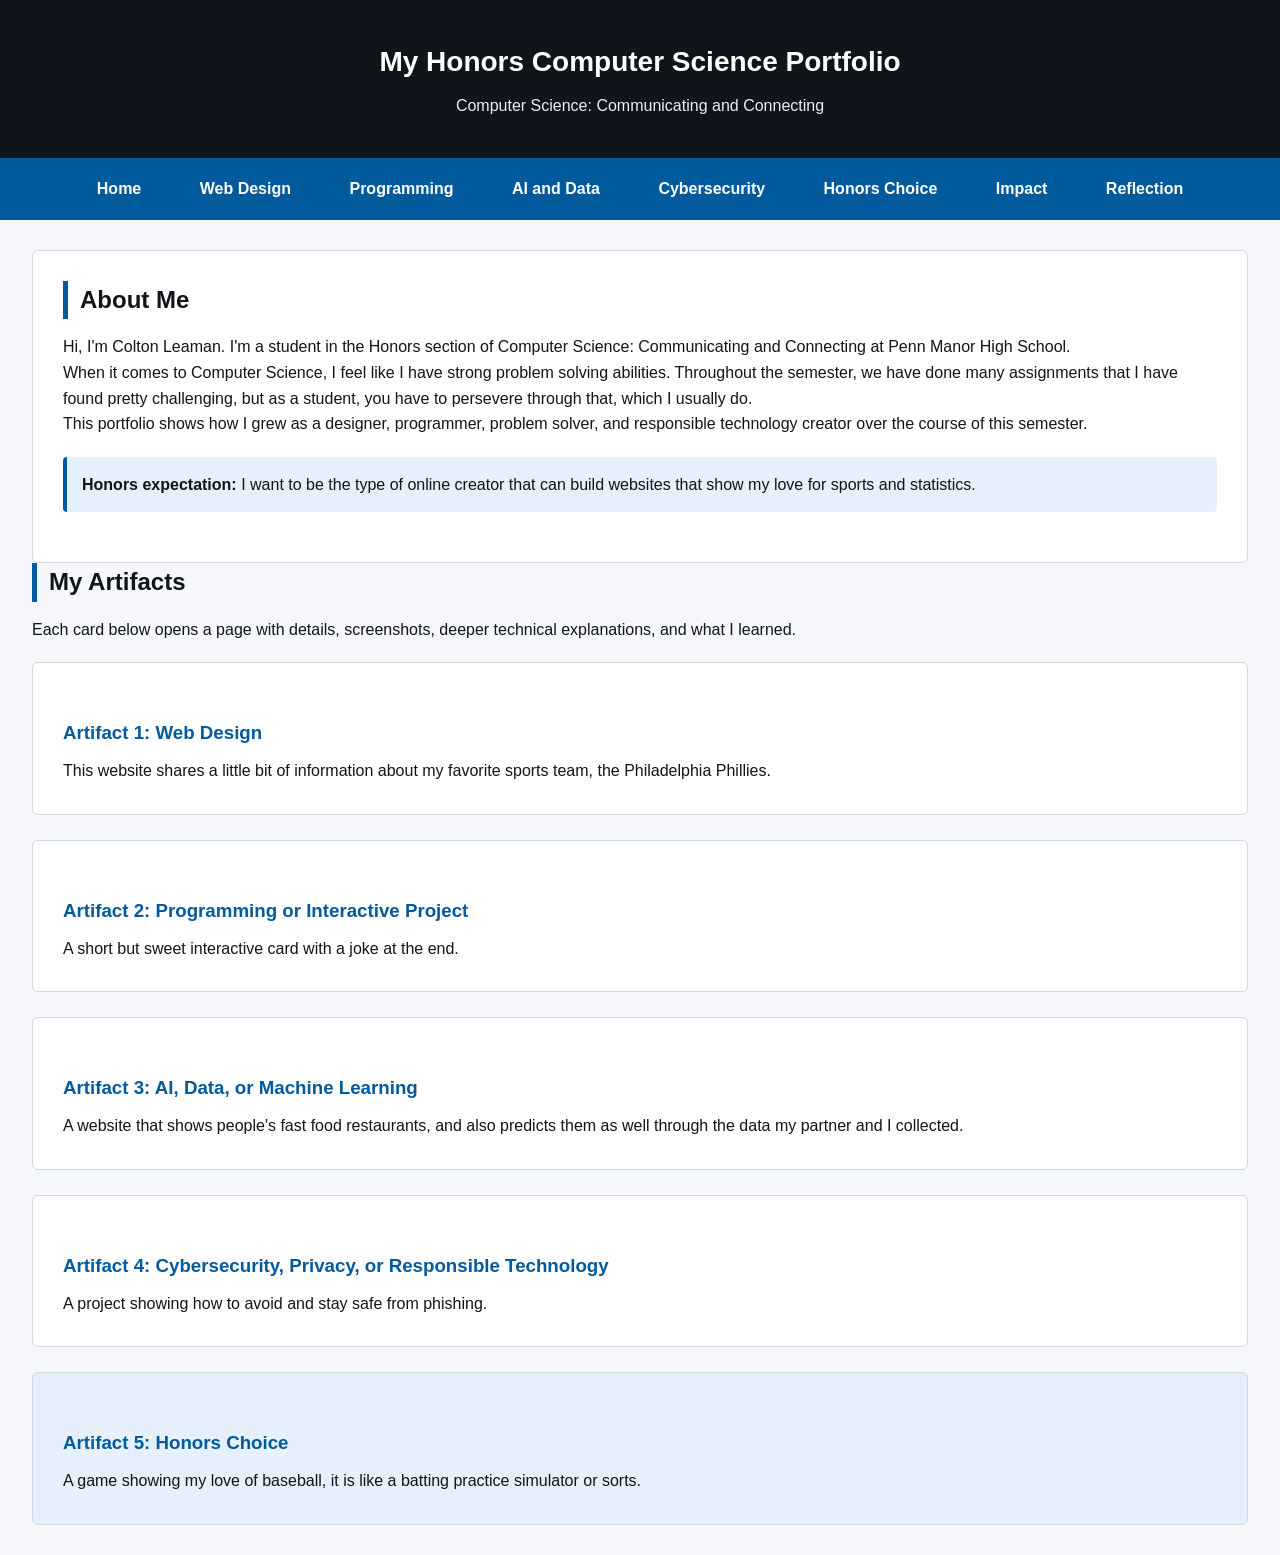
<file: index.html>
<!DOCTYPE html>
<html lang="en">
<head>
  <meta charset="UTF-8">
  <meta name="viewport" content="width=device-width, initial-scale=1.0">
  <title>My Honors Computer Science Portfolio - [Your Name]</title>
  <link rel="stylesheet" href="style.css">
</head>
<body>
  <header>
    <h1>My Honors Computer Science Portfolio</h1>
    <p>Computer Science: Communicating and Connecting</p>
  </header>

  <nav>
    <a href="index.html">Home</a>
    <a href="artifact1.html">Web Design</a>
    <a href="artifact2.html">Programming</a>
    <a href="artifact3.html">AI and Data</a>
    <a href="artifact4.html">Cybersecurity</a>
    <a href="artifact5.html">Honors Choice</a>
    <a href="impact.html">Impact</a>
    <a href="reflection.html">Reflection</a>
  </nav>

  <main>

    <!-- ============================================
         INTRODUCTION (HONORS REQUIREMENTS)
         Required: name, course name, who you are as a CS
         student, one sentence about your growth, AND
         one sentence about what kind of technology
         creator you want to be.
         ============================================ -->
    <section id="intro" class="card">
      <h2>About Me</h2>
      <p>Hi, I'm Colton Leaman. I'm a student in the Honors section of Computer Science: Communicating and Connecting at Penn Manor High School.</p>

      <p>When it comes to Computer Science, I feel like I have strong problem solving abilities. Throughout the semester, we have done many assignments that I have found pretty challenging, but as a student, you have to persevere through that, which I usually do. </p>

      <p>This portfolio shows how I grew as a designer, programmer, problem solver, and responsible technology creator over the course of this semester.</p>

      <div class="honors-note">
        <strong>Honors expectation:</strong> I want to be the type of online creator that can build websites that show my love for sports and statistics. 
    </section>

    <!-- ============================================
         ARTIFACT GRID (5 ARTIFACTS FOR HONORS)
         The 5th card is automatically centered below
         the 2x2 grid by the CSS.
         ============================================ -->
    <h2>My Artifacts</h2>
    <p>Each card below opens a page with details, screenshots, deeper technical explanations, and what I learned.</p>

    <div class="artifact-grid">

      <a href="artifact1.html" id="artifact1" class="card">
        <h3>Artifact 1: Web Design</h3>
        <p>This website shares a little bit of information about my favorite sports team, the Philadelphia Phillies.</p>
      </a>

      <a href="artifact2.html" id="artifact2" class="card">
        <h3>Artifact 2: Programming or Interactive Project</h3>
        <p>A short but sweet interactive card with a joke at the end.</p>
      </a>

      <a href="artifact3.html" id="artifact3" class="card">
        <h3>Artifact 3: AI, Data, or Machine Learning</h3>
        <p>A website that shows people's fast food restaurants, and also predicts them as well through the data my partner and I collected.</p>
      </a>

      <a href="artifact4.html" id="artifact4" class="card">
        <h3>Artifact 4: Cybersecurity, Privacy, or Responsible Technology</h3>
        <p>A project showing how to avoid and stay safe from phishing.</p>
      </a>

      <a href="artifact5.html" id="artifact5" class="card">
        <h3>Artifact 5: Honors Choice</h3>
        <p>A game showing my love of baseball, it is like a batting practice simulator or sorts.</p>
      </a>

    </div>

  </main>
</body>
</html>
</file>
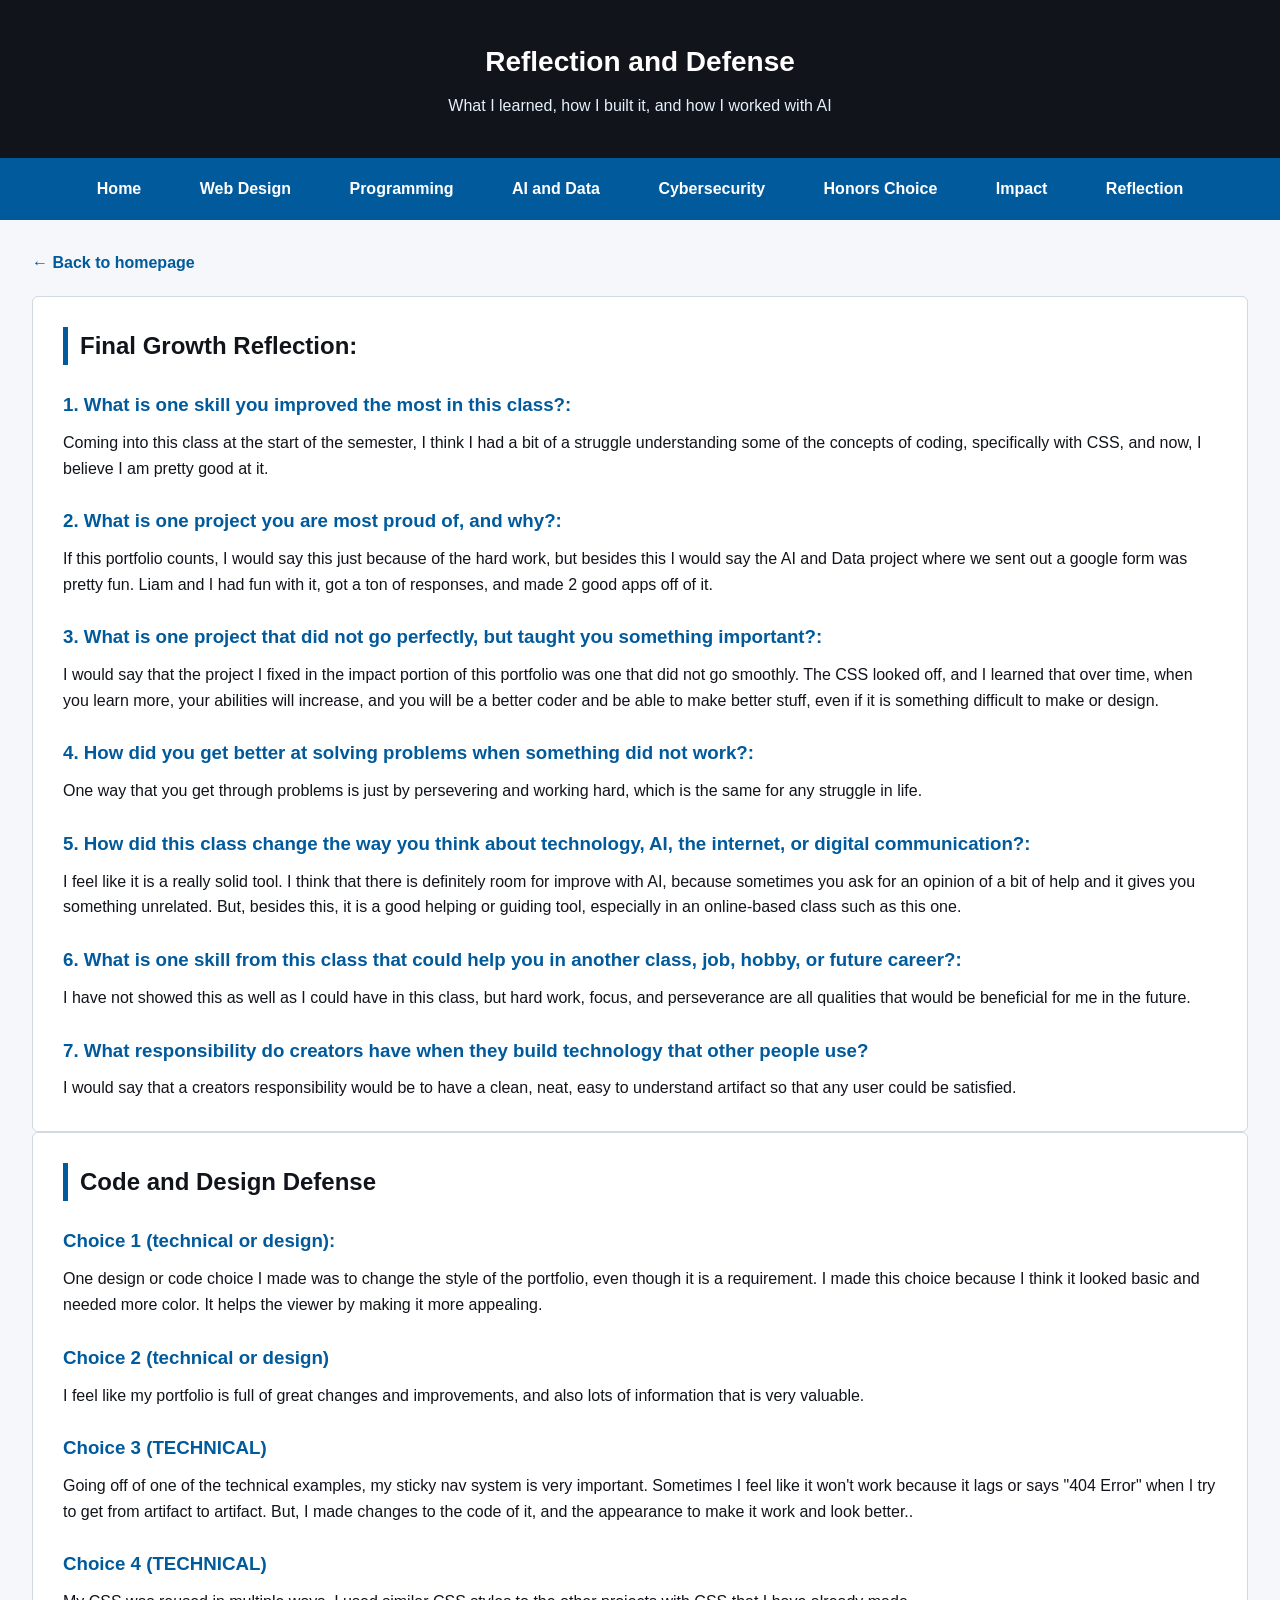
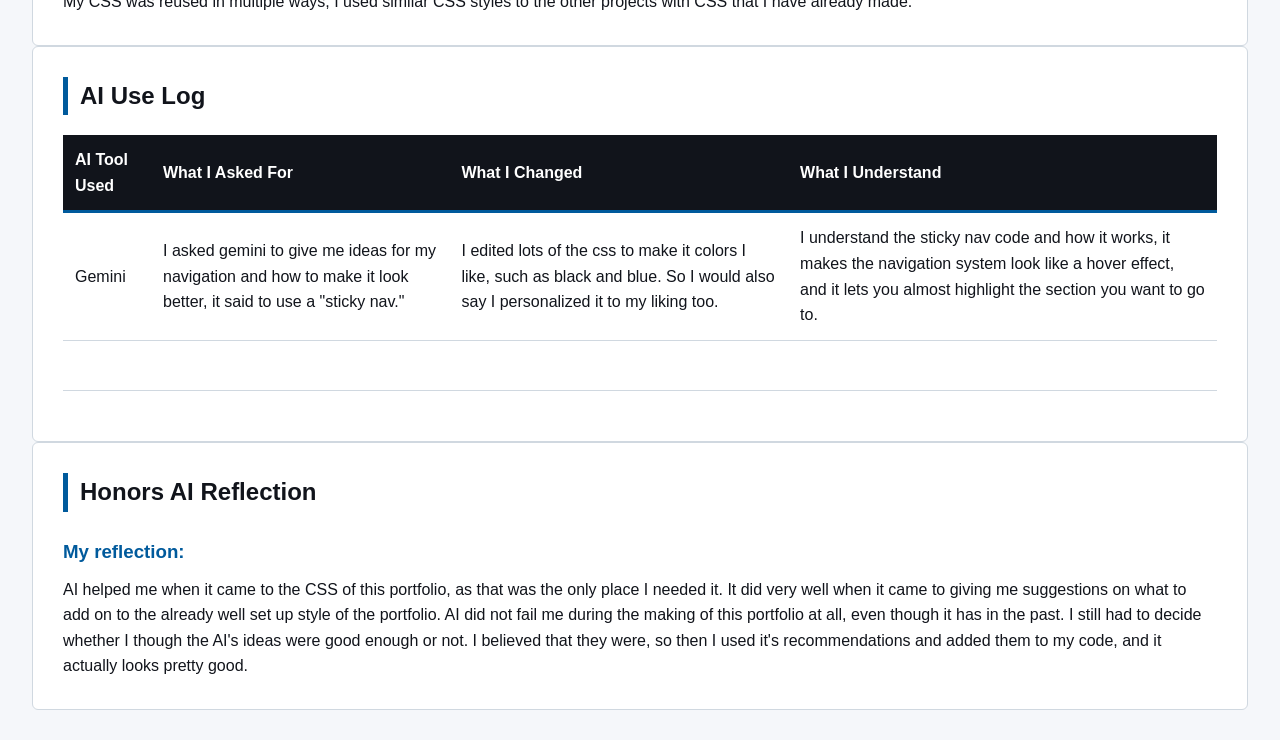
<file: reflection.html>
<!-- ============================================================
       HONORS REFLECTION PAGE
       Covers 4 required sections from the rubric:
         9.9  Final Growth Reflection (7 questions, 200-300 words)
         9.10 Code and Design Defense (4 choices, 2 technical)
         9.11 AI Use Log (required for everyone)
         9.11 Honors AI Reflection (3-part prompt, 6+ sentences)
       The Impact page (impact.html) covers Tech Impact and Revision.
       ============================================================ -->

<!DOCTYPE html>
<html lang="en">
<head>
  <meta charset="UTF-8">
  <meta name="viewport" content="width=device-width, initial-scale=1.0">
  <title>Reflection - [Your Name]</title>
  <link rel="stylesheet" href="style.css">
</head>
<body>
  <header>
    <h1>Reflection and Defense</h1>
    <p>What I learned, how I built it, and how I worked with AI</p>
  </header>

  <nav>
    <a href="index.html">Home</a>
    <a href="artifact1.html">Web Design</a>
    <a href="artifact2.html">Programming</a>
    <a href="artifact3.html">AI and Data</a>
    <a href="artifact4.html">Cybersecurity</a>
    <a href="artifact5.html">Honors Choice</a>
    <a href="impact.html">Impact</a>
    <a href="reflection.html">Reflection</a>
  </nav>

  <main>
    <a href="index.html" class="back-link">&larr; Back to homepage</a>


    <!-- ============================================
         FINAL GROWTH REFLECTION (HONORS = 7 QUESTIONS)
         ============================================ -->
    <section class="card">
      <h2>Final Growth Reflection:</h2>

      <h3>1. What is one skill you improved the most in this class?:</h3>
      <p>Coming into this class at the start of the semester, I think I had a bit of a struggle understanding some of the concepts of coding, specifically with CSS, and now, I believe I am pretty good at it.</p>

      <h3>2. What is one project you are most proud of, and why?:</h3>
      <p>If this portfolio counts, I would say this just because of the hard work, but besides this I would say the AI and Data project where we sent out a google form was pretty fun. Liam and I had fun with it, got a ton of responses, and made 2 good apps off of it.</p>

      <h3>3. What is one project that did not go perfectly, but taught you something important?:</h3>
      <p>I would say that the project I fixed in the impact portion of this portfolio was one that did not go smoothly. The CSS looked off, and I learned that over time, when you learn more, your abilities will increase, and you will be a better coder and be able to make better stuff, even if it is something difficult to make or design.</p>

      <h3>4. How did you get better at solving problems when something did not work?:</h3>
      <p>One way that you get through problems is just by persevering and working hard, which is the same for any struggle in life.</p>

      <h3>5. How did this class change the way you think about technology, AI, the internet, or digital communication?:</h3>
      <p>I feel like it is a really solid tool. I think that there is definitely room for improve with AI, because sometimes you ask for an opinion of a bit of help and it gives you something unrelated. But, besides this, it is a good helping or guiding tool, especially in an online-based class such as this one.</p>

      <h3>6. What is one skill from this class that could help you in another class, job, hobby, or future career?:</h3>
      <p>I have not showed this as well as I could have in this class, but hard work, focus, and perseverance are all qualities that would be beneficial for me in the future.</p>

      <h3>7. What responsibility do creators have when they build technology that other people use?</h3>
      <p>I would say that a creators responsibility would be to have a clean, neat, easy to understand artifact so that any user could be satisfied.</p>
    </section>

    <!-- ============================================
         CODE AND DESIGN DEFENSE (HONORS = 4 CHOICES, 2 TECHNICAL)
         ============================================ -->
    <section class="card">
      <h2>Code and Design Defense</h2>

      <h3>Choice 1 (technical or design):</h3>
      <p>One design or code choice I made was to change the style of the portfolio, even though it is a requirement. I made this choice because I think it looked basic and needed more color. It helps the viewer by making it more appealing. </p>

      <h3>Choice 2 (technical or design)</h3>
      <p>I feel like my portfolio is full of great changes and improvements, and also lots of information that is very valuable.</p>

      <h3>Choice 3 (TECHNICAL)</h3>
      <p>Going off of one of the technical examples, my sticky nav system is very important. Sometimes I feel like it won't work because it lags or says "404 Error" when I try to get from artifact to artifact. But, I made changes to the code of it, and the appearance to make it work and look better..</p>

      <h3>Choice 4 (TECHNICAL)</h3>
      <p>My CSS was reused in multiple ways, I used similar CSS styles to the other projects with CSS that I have already made.</p>
    </section>

    <!-- ============================================
         AI USE LOG
         ============================================ -->
    <section class="card">
      <h2>AI Use Log</h2>

      <table>
        <tr>
          <th>AI Tool Used</th>
          <th>What I Asked For</th>
          <th>What I Changed</th>
          <th>What I Understand</th>
        </tr>
        <tr>
          <td>Gemini</td>
          <td>I asked gemini to give me ideas for my navigation and how to make it look better, it said to use a "sticky nav."</td>
          <td>I edited lots of the css to make it colors I like, such as black and blue. So I would also say I personalized it to my liking too.</td>
          <td>I understand the sticky nav code and how it works, it makes the navigation system look like a hover effect, and it lets you almost highlight the section you want to go to.</td>
        </tr>
        <tr>
          <td>&nbsp;</td>
          <td>&nbsp;</td>
          <td>&nbsp;</td>
          <td>&nbsp;</td>
        </tr>
      </table>

    </section>

    <!-- ============================================
         HONORS AI REFLECTION
         ============================================ -->
    <section class="card">
      <h2>Honors AI Reflection</h2>

      <h3>My reflection:</h3>
      <p>AI helped me when it came to the CSS of this portfolio, as that was the only place I needed it. It did very well when it came to giving me suggestions on what to add on to the already well set up style of the portfolio. AI did not fail me during the making of this portfolio at all, even though it has in the past. I still had to decide whether I though the AI's ideas were good enough or not. I believed that they were, so then I used it's recommendations and added them to my code, and it actually looks pretty good.</p>

    </section>

  </main>
</body>
</html>
</file>
<file: style.css>
/* ============================================================
   HONORS Final Portfolio 
   ============================================================ */

/* alignment of the heading, so it looks neat. */
* {
  box-sizing: border-box;
  margin: 0;
  padding: 0;
}
/* body text */
body {
  font-family: Arial, sans-serif;
  background-color: #F5F7FA;
  color: #11141B;
  line-height: 1.6;
}

/* Header(s) (color and text) */
header {
  background-color: #11141B;
  color: white;
  padding: 40px 20px;
  text-align: center;
}

header h1 {
  font-size: 28px;
  margin-bottom: 8px;
}

header p {
  color: #E6F0FA;
  font-size: 16px;
}

/* Navigation Bar (hover=sticky nav) */
nav {
  background-color: #005A9C;
  text-align: center;
  padding: 12px;
}

nav a {
  color: white;
  text-decoration: none;
  font-weight: bold;
  margin: 0 15px;
  padding: 6px 12px;
  display: inline-block;
}

nav a:hover {
  background-color: #11141B;
}

/* Main Layout  */
main {
  width: 95%; /* Increased slightly from 90% to utilize even more screen real estate */
  max-width: 1400px; /* Allows the content to expand very wide on large monitors */
  margin: 30px auto; /* Centers the entire page  */
}

.back-link {
  display: inline-block;
  color: #005A9C;
  text-decoration: none;
  font-weight: bold;
  margin-bottom: 20px;
}

.back-link:hover {
  text-decoration: underline;
}

/* Headings (again) */
h2 {
  color: #11141B;
  border-left: 5px solid #005A9C;
  padding-left: 12px;
  margin-bottom: 15px;
}

h3 {
  color: #005A9C;
  margin: 25px 0 10px 0;
}

/* The Grid  */
.artifact-grid {
  display: flex;
  flex-direction: column; /* Forces all items to stack vertically in a single column */
  gap: 25px;              /* Slightly increased spacing for large, full-width sections */
  margin-top: 20px;
  margin-bottom: 20px;
}

/* Cards */
.card {
  display: block;
  background-color: white;
  border: 1px solid #D0D8E0;
  border-radius: 6px;
  padding: 30px;          /* Increased padding so text doesn't look cramped in a wide layout */
  text-decoration: none;
  color: #11141B;
  width: 100%;            /* Spans 100% of the main container width */
}

/* Hover Effect (For Cards)*/
a.card:hover {
  border-color: #005A9C;
  background-color: #F9FBFC;
}

/* Highlighted the last artifact */
#artifact5 {
  background-color: #E6F0FA;
}

/* Honors Note? */
.honors-note, .hint {
  padding: 15px;
  margin: 20px 0;
  border-radius: 4px;
}

.honors-note {
  background-color: #E6F0FA;
  border-left: 4px solid #005A9C;
}

.hint {
  background-color: #FFF9E6;
  border-left: 4px solid #FDB927;
  color: #5C4300;
}

/* Images + Placeholders */
img {
  max-width: 100%;
  height: auto;
  border: 1px solid #D0D8E0;
  border-radius: 4px;
  margin: 15px 0;
  display: block;
}

.placeholder {
  background-color: #E6F0FA;
  border: 2px dashed #005A9C;
  padding: 25px;
  text-align: center;
  font-style: italic;
  margin: 15px 0;
}

/* Tables */
table {
  width: 100%;
  border-collapse: collapse;
  margin: 20px 0;
  background-color: white;
}

th, td {
  padding: 12px;
  text-align: left;
  border-bottom: 1px solid #D0D8E0;
}

th {
  background-color: #11141B;
  color: white;
  border-bottom: 3px solid #005A9C;
}
/* Table Hover */
tr:hover td {
  background-color: #E6F0FA;
}

/* Responsive adjustments */
@media (min-width: 650px) {
  /* Removed the 50% width calculation. 
    Every card (Artifacts 1-5, impacts, reflections) now sits beautifully 
    at 100% width, filling the entire horizontal space of the page.
  */
  .card {
    width: 100%; 
  }
}
</file>
